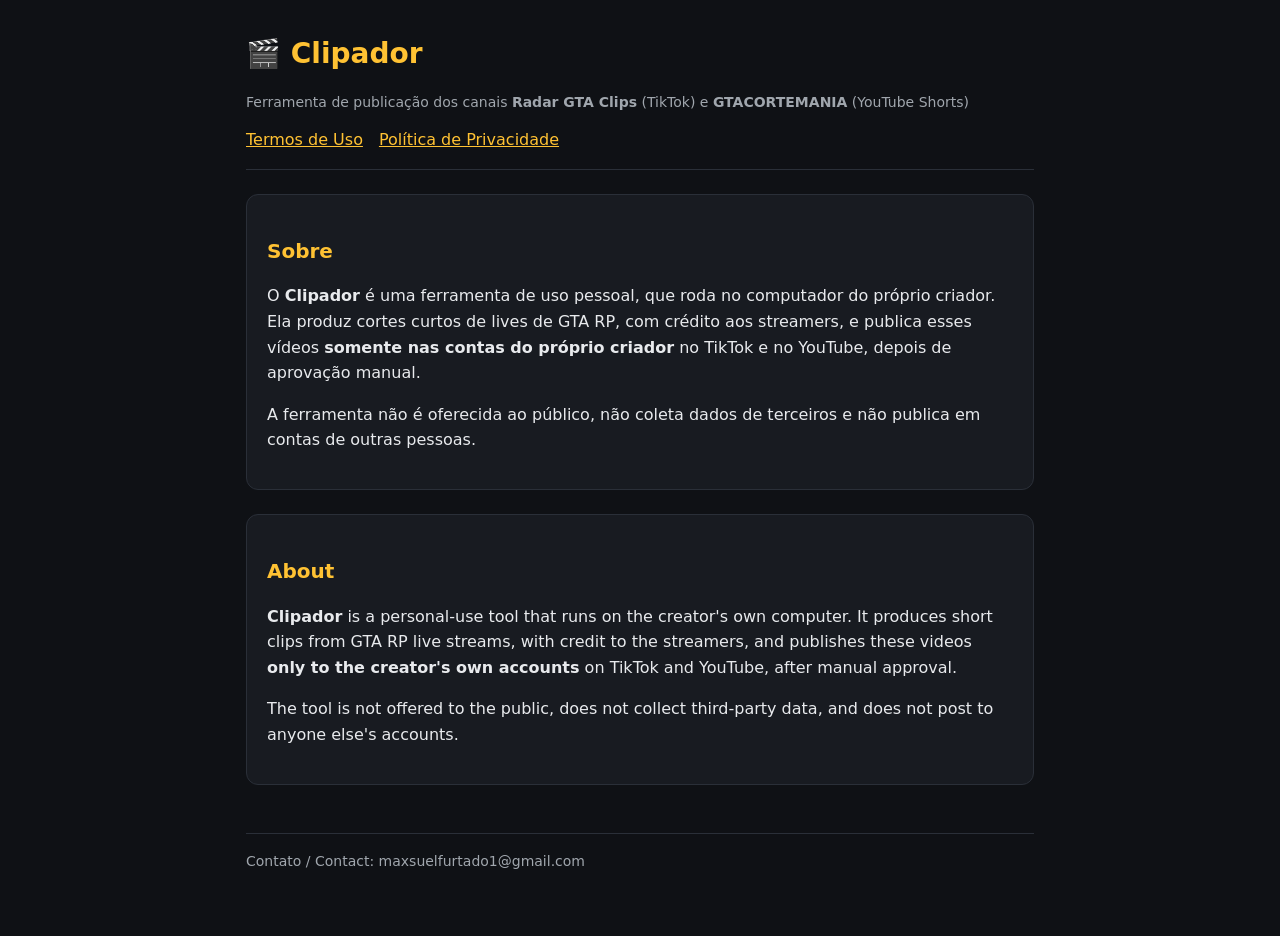
<file: index.html>
<!doctype html>
<html lang="pt-BR">
<head>
<meta charset="utf-8">
<meta name="viewport" content="width=device-width, initial-scale=1">
<title>Clipador · Radar GTA Clips & GTACORTEMANIA</title>
<link rel="stylesheet" href="estilo.css">
</head>
<body>
<main>
  <header>
    <h1>🎬 <span>Clipador</span></h1>
    <p class="suave">Ferramenta de publicação dos canais <b>Radar GTA Clips</b> (TikTok) e <b>GTACORTEMANIA</b> (YouTube Shorts)</p>
    <nav><a href="termos.html">Termos de Uso</a><a href="privacidade.html">Política de Privacidade</a></nav>
  </header>

  <section class="idioma">
    <h2>Sobre</h2>
    <p>O <b>Clipador</b> é uma ferramenta de uso pessoal, que roda no computador do próprio criador. Ela produz cortes curtos de lives de GTA RP, com crédito aos streamers, e publica esses vídeos <b>somente nas contas do próprio criador</b> no TikTok e no YouTube, depois de aprovação manual.</p>
    <p>A ferramenta não é oferecida ao público, não coleta dados de terceiros e não publica em contas de outras pessoas.</p>
  </section>

  <section class="idioma" lang="en">
    <h2>About</h2>
    <p><b>Clipador</b> is a personal-use tool that runs on the creator's own computer. It produces short clips from GTA RP live streams, with credit to the streamers, and publishes these videos <b>only to the creator's own accounts</b> on TikTok and YouTube, after manual approval.</p>
    <p>The tool is not offered to the public, does not collect third-party data, and does not post to anyone else's accounts.</p>
  </section>

  <footer>Contato / Contact: maxsuelfurtado1@gmail.com</footer>
</main>
</body>
</html>
</file>
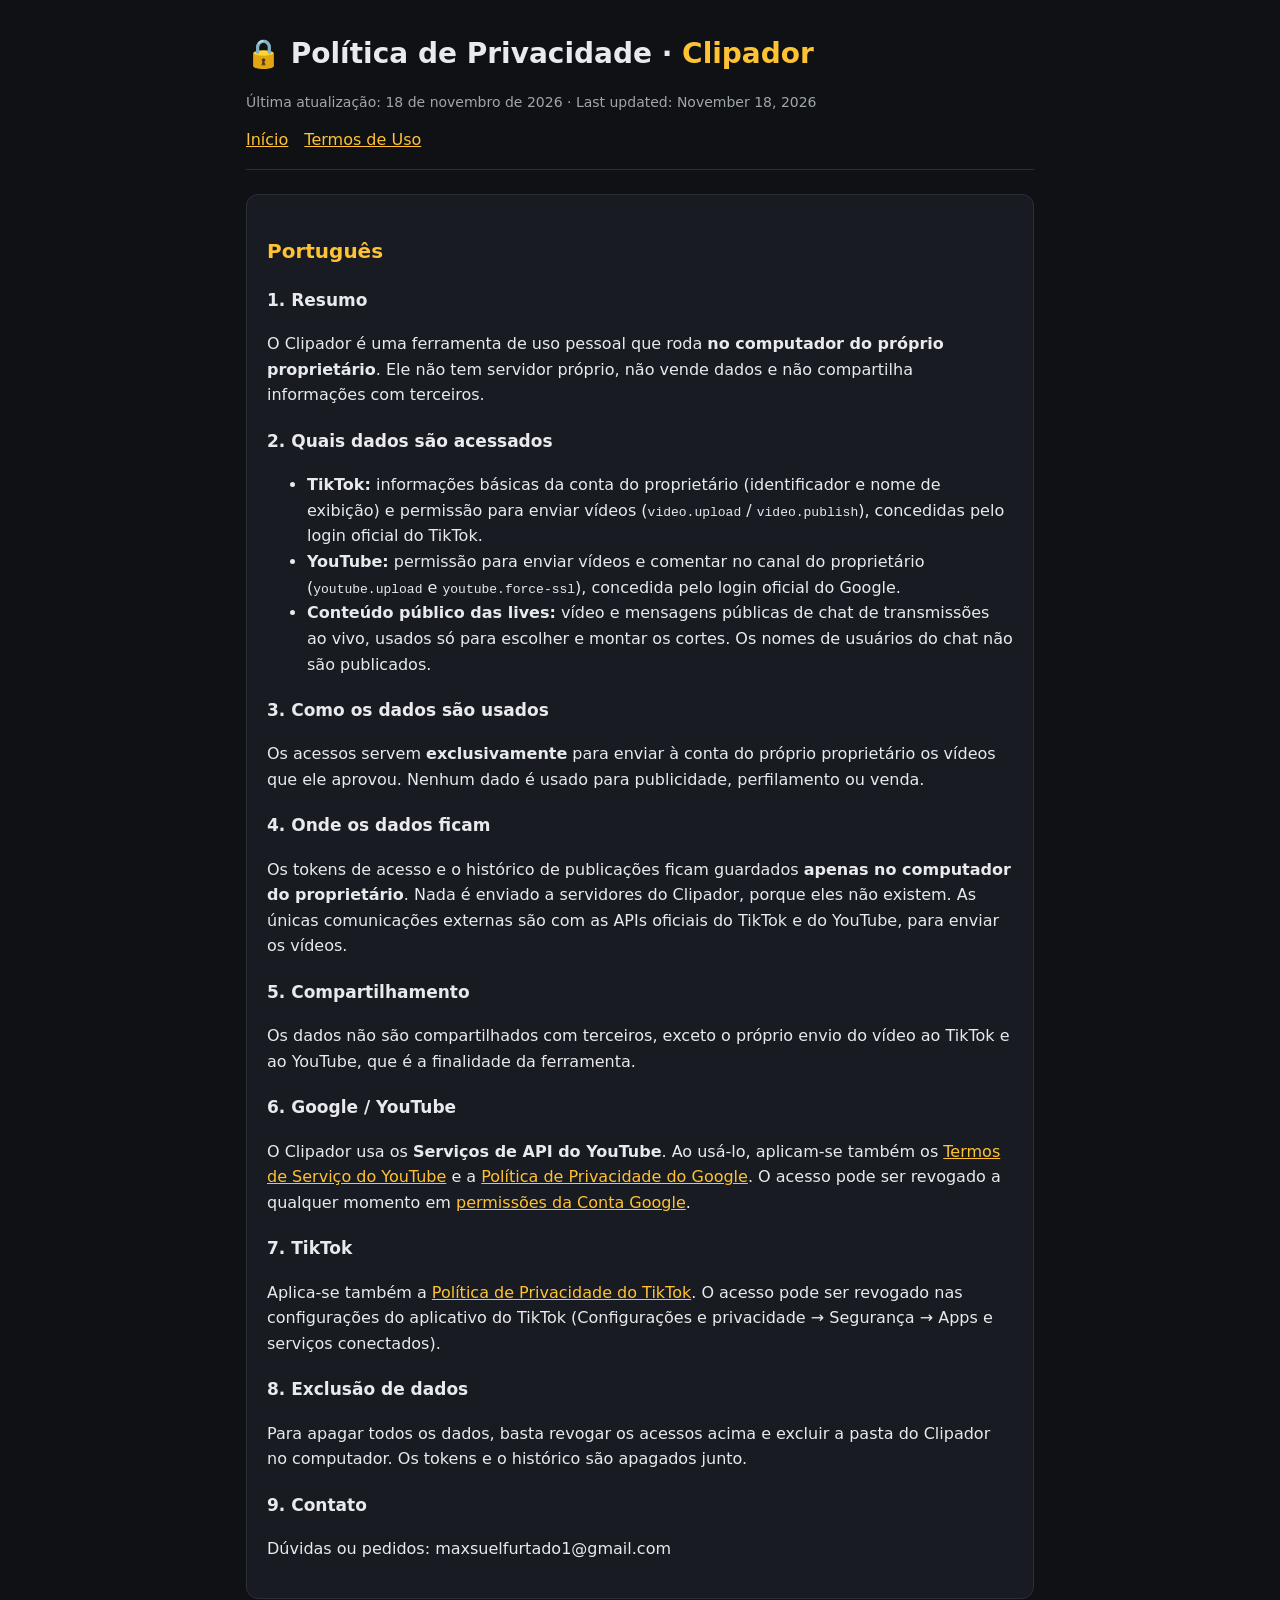
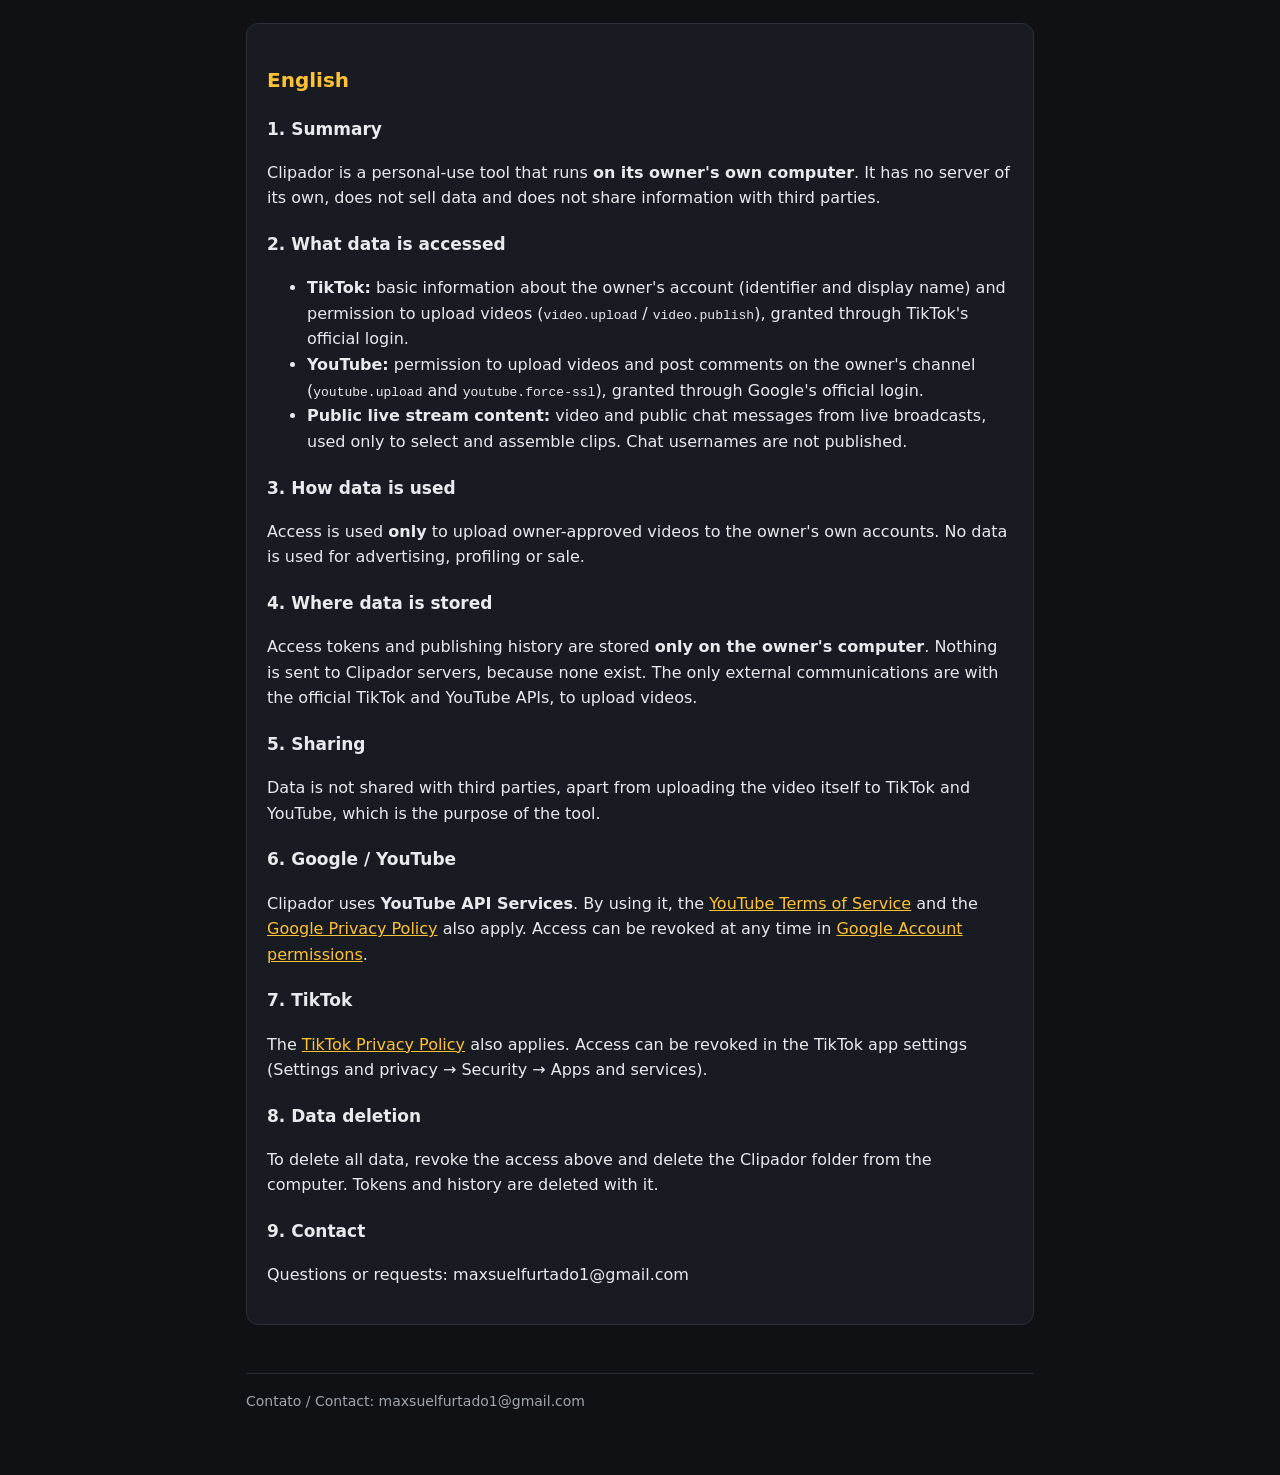
<file: privacidade.html>
<!doctype html>
<html lang="pt-BR">
<head>
<meta charset="utf-8">
<meta name="viewport" content="width=device-width, initial-scale=1">
<title>Política de Privacidade · Clipador</title>
<link rel="stylesheet" href="estilo.css">
</head>
<body>
<main>
  <header>
    <h1>🔒 Política de Privacidade · <span>Clipador</span></h1>
    <p class="suave">Última atualização: 18 de novembro de 2026 · Last updated: November 18, 2026</p>
    <nav><a href="index.html">Início</a><a href="termos.html">Termos de Uso</a></nav>
  </header>

  <section class="idioma">
    <h2>Português</h2>

    <h3>1. Resumo</h3>
    <p>O Clipador é uma ferramenta de uso pessoal que roda <b>no computador do próprio proprietário</b>. Ele não tem servidor próprio, não vende dados e não compartilha informações com terceiros.</p>

    <h3>2. Quais dados são acessados</h3>
    <ul>
      <li><b>TikTok:</b> informações básicas da conta do proprietário (identificador e nome de exibição) e permissão para enviar vídeos (<code>video.upload</code> / <code>video.publish</code>), concedidas pelo login oficial do TikTok.</li>
      <li><b>YouTube:</b> permissão para enviar vídeos e comentar no canal do proprietário (<code>youtube.upload</code> e <code>youtube.force-ssl</code>), concedida pelo login oficial do Google.</li>
      <li><b>Conteúdo público das lives:</b> vídeo e mensagens públicas de chat de transmissões ao vivo, usados só para escolher e montar os cortes. Os nomes de usuários do chat não são publicados.</li>
    </ul>

    <h3>3. Como os dados são usados</h3>
    <p>Os acessos servem <b>exclusivamente</b> para enviar à conta do próprio proprietário os vídeos que ele aprovou. Nenhum dado é usado para publicidade, perfilamento ou venda.</p>

    <h3>4. Onde os dados ficam</h3>
    <p>Os tokens de acesso e o histórico de publicações ficam guardados <b>apenas no computador do proprietário</b>. Nada é enviado a servidores do Clipador, porque eles não existem. As únicas comunicações externas são com as APIs oficiais do TikTok e do YouTube, para enviar os vídeos.</p>

    <h3>5. Compartilhamento</h3>
    <p>Os dados não são compartilhados com terceiros, exceto o próprio envio do vídeo ao TikTok e ao YouTube, que é a finalidade da ferramenta.</p>

    <h3>6. Google / YouTube</h3>
    <p>O Clipador usa os <b>Serviços de API do YouTube</b>. Ao usá-lo, aplicam-se também os <a href="https://www.youtube.com/t/terms">Termos de Serviço do YouTube</a> e a <a href="https://policies.google.com/privacy">Política de Privacidade do Google</a>. O acesso pode ser revogado a qualquer momento em <a href="https://security.google.com/settings/security/permissions">permissões da Conta Google</a>.</p>

    <h3>7. TikTok</h3>
    <p>Aplica-se também a <a href="https://www.tiktok.com/legal/privacy-policy">Política de Privacidade do TikTok</a>. O acesso pode ser revogado nas configurações do aplicativo do TikTok (Configurações e privacidade → Segurança → Apps e serviços conectados).</p>

    <h3>8. Exclusão de dados</h3>
    <p>Para apagar todos os dados, basta revogar os acessos acima e excluir a pasta do Clipador no computador. Os tokens e o histórico são apagados junto.</p>

    <h3>9. Contato</h3>
    <p>Dúvidas ou pedidos: maxsuelfurtado1@gmail.com</p>
  </section>

  <section class="idioma" lang="en">
    <h2>English</h2>

    <h3>1. Summary</h3>
    <p>Clipador is a personal-use tool that runs <b>on its owner's own computer</b>. It has no server of its own, does not sell data and does not share information with third parties.</p>

    <h3>2. What data is accessed</h3>
    <ul>
      <li><b>TikTok:</b> basic information about the owner's account (identifier and display name) and permission to upload videos (<code>video.upload</code> / <code>video.publish</code>), granted through TikTok's official login.</li>
      <li><b>YouTube:</b> permission to upload videos and post comments on the owner's channel (<code>youtube.upload</code> and <code>youtube.force-ssl</code>), granted through Google's official login.</li>
      <li><b>Public live stream content:</b> video and public chat messages from live broadcasts, used only to select and assemble clips. Chat usernames are not published.</li>
    </ul>

    <h3>3. How data is used</h3>
    <p>Access is used <b>only</b> to upload owner-approved videos to the owner's own accounts. No data is used for advertising, profiling or sale.</p>

    <h3>4. Where data is stored</h3>
    <p>Access tokens and publishing history are stored <b>only on the owner's computer</b>. Nothing is sent to Clipador servers, because none exist. The only external communications are with the official TikTok and YouTube APIs, to upload videos.</p>

    <h3>5. Sharing</h3>
    <p>Data is not shared with third parties, apart from uploading the video itself to TikTok and YouTube, which is the purpose of the tool.</p>

    <h3>6. Google / YouTube</h3>
    <p>Clipador uses <b>YouTube API Services</b>. By using it, the <a href="https://www.youtube.com/t/terms">YouTube Terms of Service</a> and the <a href="https://policies.google.com/privacy">Google Privacy Policy</a> also apply. Access can be revoked at any time in <a href="https://security.google.com/settings/security/permissions">Google Account permissions</a>.</p>

    <h3>7. TikTok</h3>
    <p>The <a href="https://www.tiktok.com/legal/privacy-policy">TikTok Privacy Policy</a> also applies. Access can be revoked in the TikTok app settings (Settings and privacy → Security → Apps and services).</p>

    <h3>8. Data deletion</h3>
    <p>To delete all data, revoke the access above and delete the Clipador folder from the computer. Tokens and history are deleted with it.</p>

    <h3>9. Contact</h3>
    <p>Questions or requests: maxsuelfurtado1@gmail.com</p>
  </section>

  <footer>Contato / Contact: maxsuelfurtado1@gmail.com</footer>
</main>
</body>
</html>
</file>
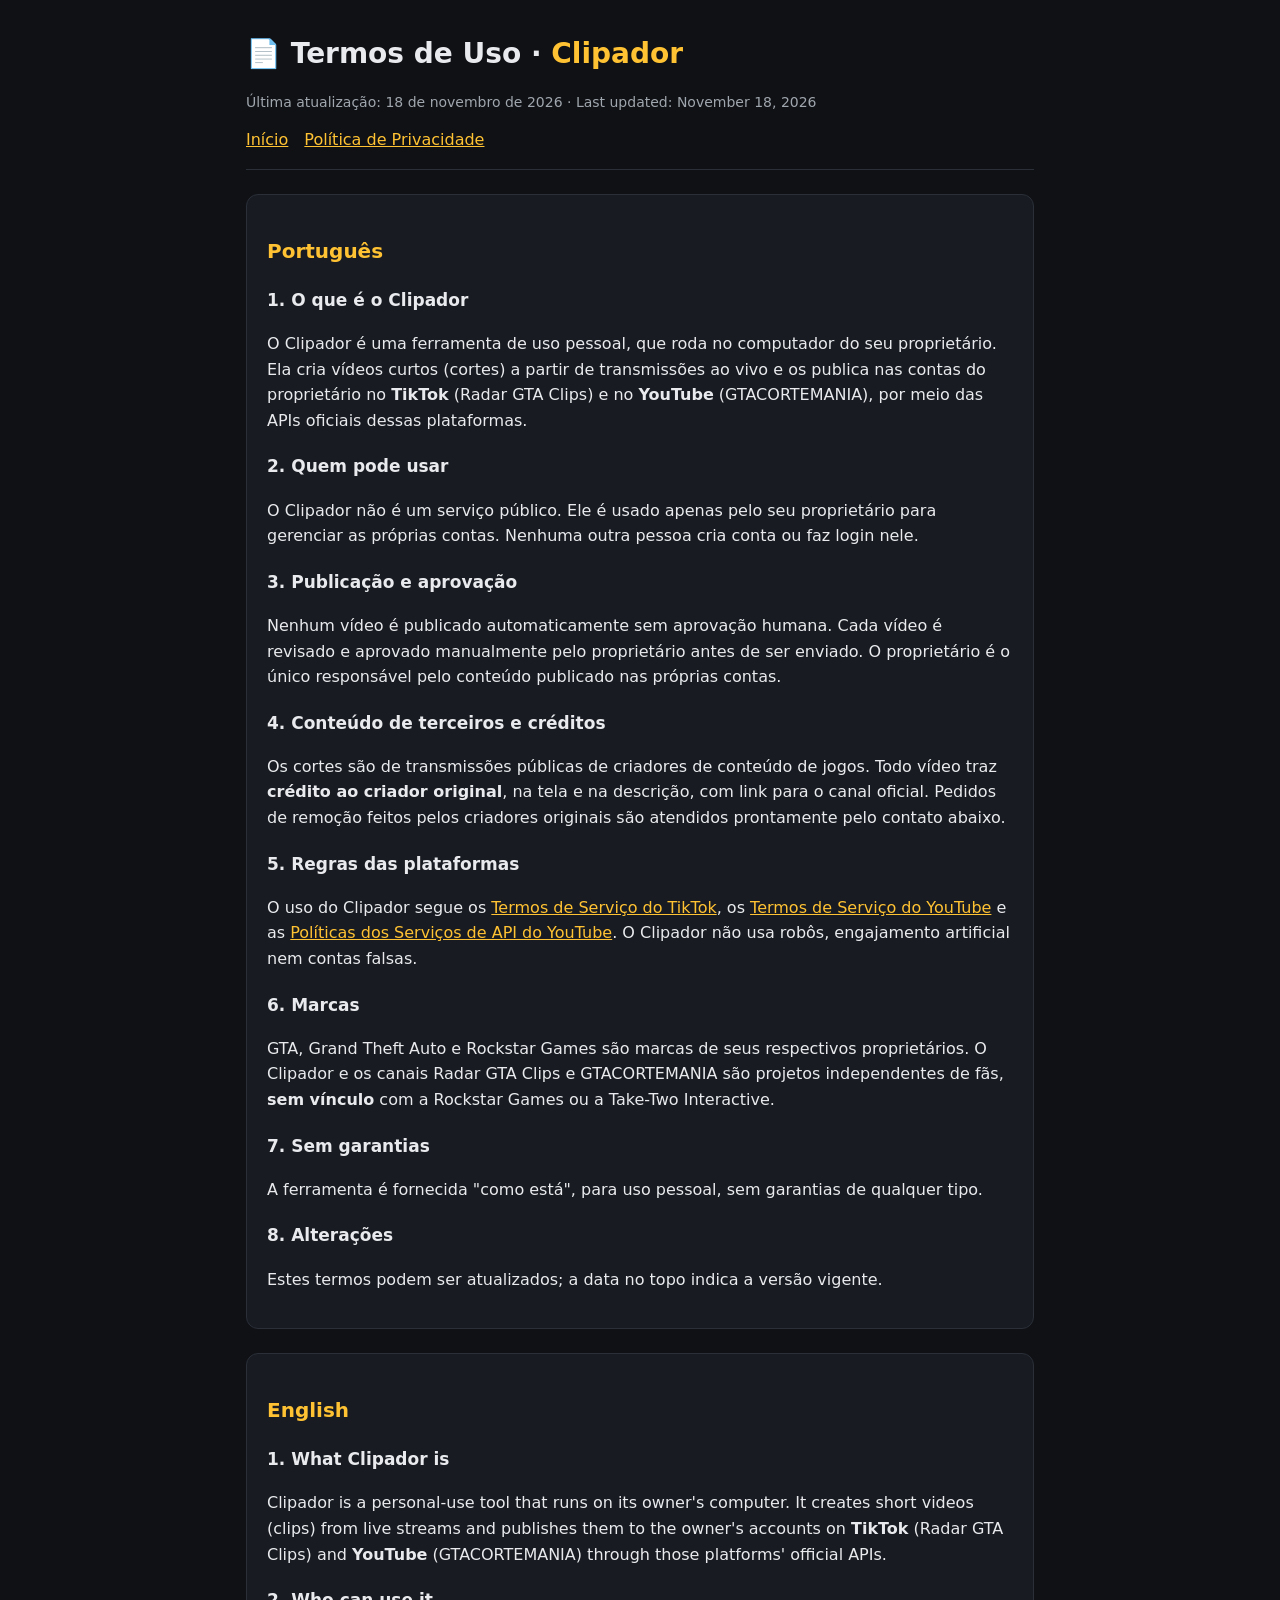
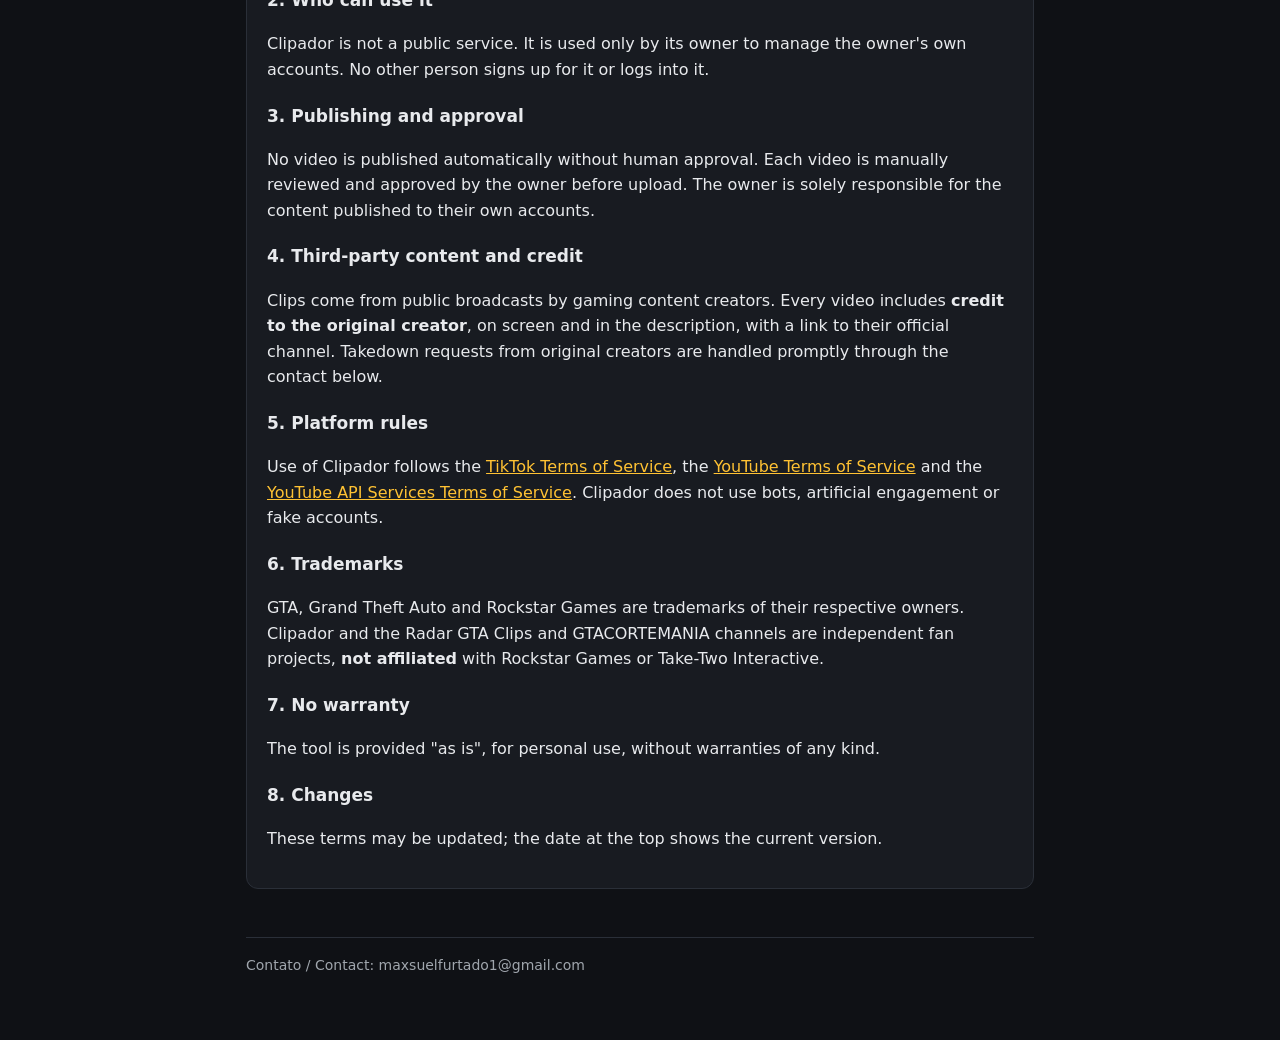
<file: termos.html>
<!doctype html>
<html lang="pt-BR">
<head>
<meta charset="utf-8">
<meta name="viewport" content="width=device-width, initial-scale=1">
<title>Termos de Uso · Clipador</title>
<link rel="stylesheet" href="estilo.css">
</head>
<body>
<main>
  <header>
    <h1>📄 Termos de Uso · <span>Clipador</span></h1>
    <p class="suave">Última atualização: 18 de novembro de 2026 · Last updated: November 18, 2026</p>
    <nav><a href="index.html">Início</a><a href="privacidade.html">Política de Privacidade</a></nav>
  </header>

  <section class="idioma">
    <h2>Português</h2>

    <h3>1. O que é o Clipador</h3>
    <p>O Clipador é uma ferramenta de uso pessoal, que roda no computador do seu proprietário. Ela cria vídeos curtos (cortes) a partir de transmissões ao vivo e os publica nas contas do proprietário no <b>TikTok</b> (Radar GTA Clips) e no <b>YouTube</b> (GTACORTEMANIA), por meio das APIs oficiais dessas plataformas.</p>

    <h3>2. Quem pode usar</h3>
    <p>O Clipador não é um serviço público. Ele é usado apenas pelo seu proprietário para gerenciar as próprias contas. Nenhuma outra pessoa cria conta ou faz login nele.</p>

    <h3>3. Publicação e aprovação</h3>
    <p>Nenhum vídeo é publicado automaticamente sem aprovação humana. Cada vídeo é revisado e aprovado manualmente pelo proprietário antes de ser enviado. O proprietário é o único responsável pelo conteúdo publicado nas próprias contas.</p>

    <h3>4. Conteúdo de terceiros e créditos</h3>
    <p>Os cortes são de transmissões públicas de criadores de conteúdo de jogos. Todo vídeo traz <b>crédito ao criador original</b>, na tela e na descrição, com link para o canal oficial. Pedidos de remoção feitos pelos criadores originais são atendidos prontamente pelo contato abaixo.</p>

    <h3>5. Regras das plataformas</h3>
    <p>O uso do Clipador segue os <a href="https://www.tiktok.com/legal/terms-of-service">Termos de Serviço do TikTok</a>, os <a href="https://www.youtube.com/t/terms">Termos de Serviço do YouTube</a> e as <a href="https://developers.google.com/youtube/terms/api-services-terms-of-service">Políticas dos Serviços de API do YouTube</a>. O Clipador não usa robôs, engajamento artificial nem contas falsas.</p>

    <h3>6. Marcas</h3>
    <p>GTA, Grand Theft Auto e Rockstar Games são marcas de seus respectivos proprietários. O Clipador e os canais Radar GTA Clips e GTACORTEMANIA são projetos independentes de fãs, <b>sem vínculo</b> com a Rockstar Games ou a Take-Two Interactive.</p>

    <h3>7. Sem garantias</h3>
    <p>A ferramenta é fornecida "como está", para uso pessoal, sem garantias de qualquer tipo.</p>

    <h3>8. Alterações</h3>
    <p>Estes termos podem ser atualizados; a data no topo indica a versão vigente.</p>
  </section>

  <section class="idioma" lang="en">
    <h2>English</h2>

    <h3>1. What Clipador is</h3>
    <p>Clipador is a personal-use tool that runs on its owner's computer. It creates short videos (clips) from live streams and publishes them to the owner's accounts on <b>TikTok</b> (Radar GTA Clips) and <b>YouTube</b> (GTACORTEMANIA) through those platforms' official APIs.</p>

    <h3>2. Who can use it</h3>
    <p>Clipador is not a public service. It is used only by its owner to manage the owner's own accounts. No other person signs up for it or logs into it.</p>

    <h3>3. Publishing and approval</h3>
    <p>No video is published automatically without human approval. Each video is manually reviewed and approved by the owner before upload. The owner is solely responsible for the content published to their own accounts.</p>

    <h3>4. Third-party content and credit</h3>
    <p>Clips come from public broadcasts by gaming content creators. Every video includes <b>credit to the original creator</b>, on screen and in the description, with a link to their official channel. Takedown requests from original creators are handled promptly through the contact below.</p>

    <h3>5. Platform rules</h3>
    <p>Use of Clipador follows the <a href="https://www.tiktok.com/legal/terms-of-service">TikTok Terms of Service</a>, the <a href="https://www.youtube.com/t/terms">YouTube Terms of Service</a> and the <a href="https://developers.google.com/youtube/terms/api-services-terms-of-service">YouTube API Services Terms of Service</a>. Clipador does not use bots, artificial engagement or fake accounts.</p>

    <h3>6. Trademarks</h3>
    <p>GTA, Grand Theft Auto and Rockstar Games are trademarks of their respective owners. Clipador and the Radar GTA Clips and GTACORTEMANIA channels are independent fan projects, <b>not affiliated</b> with Rockstar Games or Take-Two Interactive.</p>

    <h3>7. No warranty</h3>
    <p>The tool is provided "as is", for personal use, without warranties of any kind.</p>

    <h3>8. Changes</h3>
    <p>These terms may be updated; the date at the top shows the current version.</p>
  </section>

  <footer>Contato / Contact: maxsuelfurtado1@gmail.com</footer>
</main>
</body>
</html>
</file>
<file: estilo.css>
:root { --fundo:#0f1115; --cartao:#181b21; --texto:#e8eaed; --suave:#a0a6ad; --acento:#ffc233; --borda:#2a2f38; }
* { box-sizing:border-box; }
body { margin:0; font-family:system-ui,-apple-system,"Segoe UI",Roboto,sans-serif; background:var(--fundo);
       color:var(--texto); line-height:1.6; }
main { max-width:820px; margin:0 auto; padding:32px 16px 64px; }
header { border-bottom:1px solid var(--borda); padding-bottom:16px; margin-bottom:24px; }
h1 { font-size:28px; margin:0 0 4px; } h1 span { color:var(--acento); }
h2 { font-size:20px; margin-top:32px; color:var(--acento); }
h3 { font-size:17px; margin-top:20px; }
a { color:var(--acento); }
.suave { color:var(--suave); font-size:14px; }
nav a { margin-right:16px; }
.idioma { background:var(--cartao); border:1px solid var(--borda); border-radius:12px; padding:8px 20px 20px; margin-top:24px; }
footer { margin-top:48px; border-top:1px solid var(--borda); padding-top:16px; color:var(--suave); font-size:14px; }
</file>
